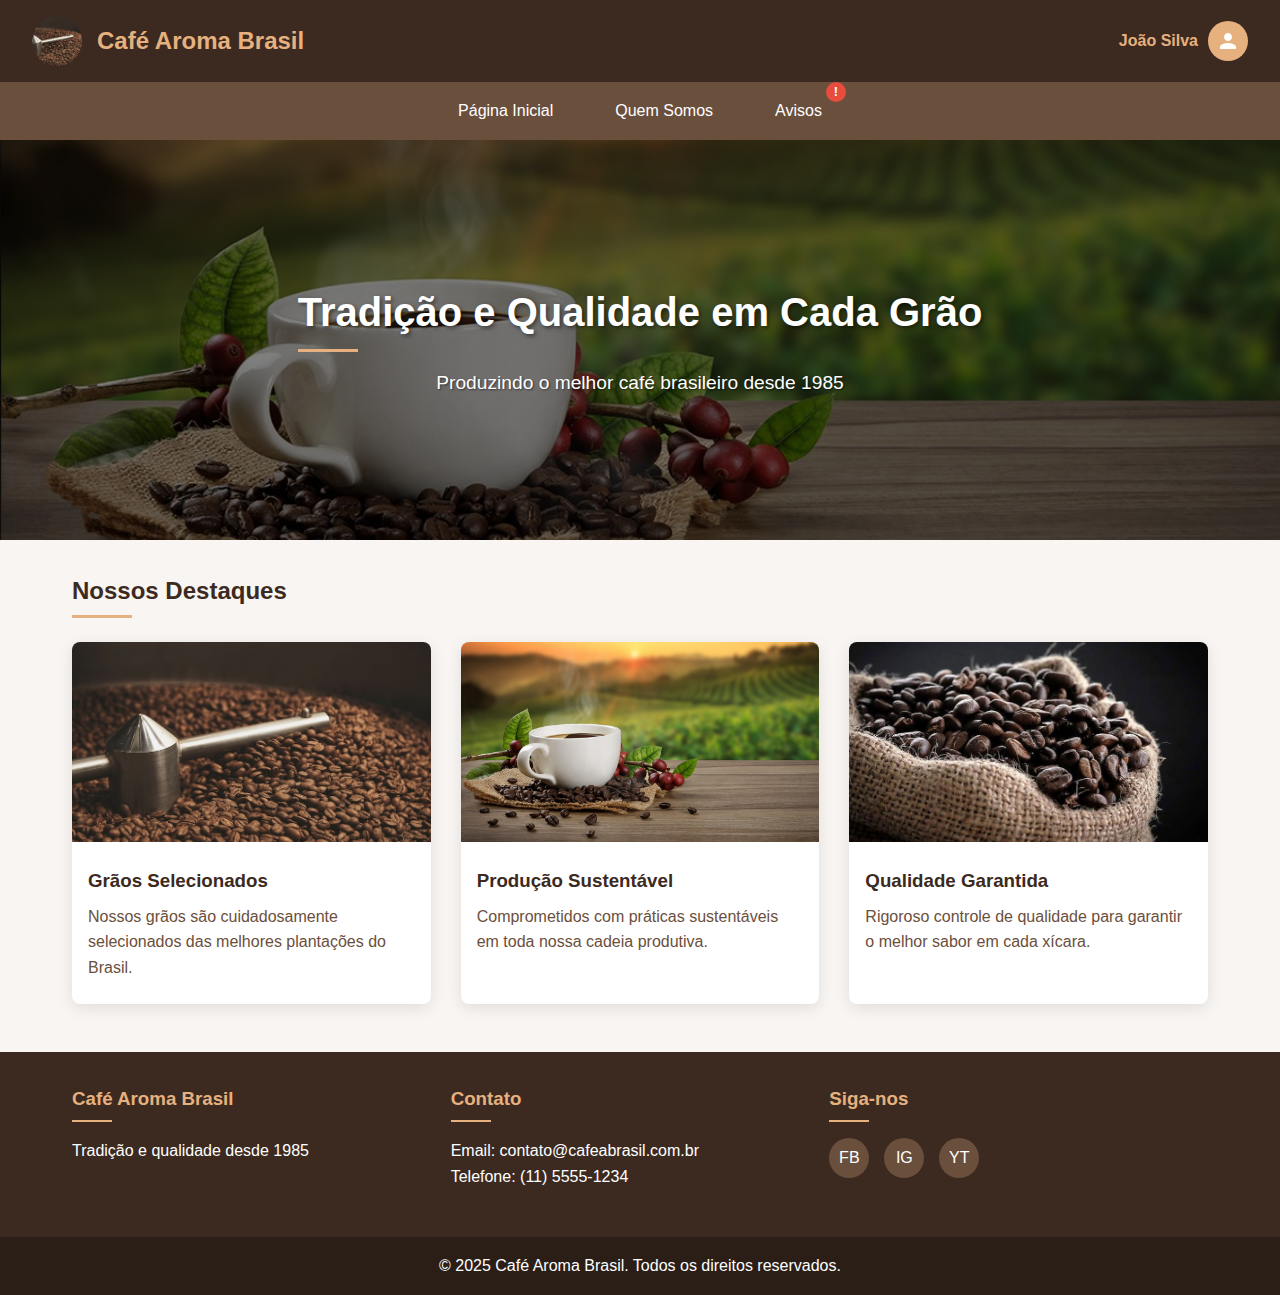
<file: index.html>
<!DOCTYPE html>
<html lang="pt-BR">
<head>
    <meta charset="UTF-8">
    <meta name="viewport" content="width=device-width, initial-scale=1.0">
    <title>Café Aroma Brasil - Página Inicial</title>
    <link rel="stylesheet" href="style.css">
</head>
<body>
    <header>
        <div class="logo">
            <img src="images/coffee-beans-1.jpg" alt="Café Aroma Brasil" class="logo-img">
            <h1>Café Aroma Brasil</h1>
        </div>
        <div class="user-info">
            <span id="user-name">Nome do Usuário</span>
            <div class="profile-icon"></div>
        </div>
    </header>

    <nav>
        <ul>
            <li><a href="index.html">Página Inicial</a></li>
            <li><a href="quem-somos.html">Quem Somos</a></li>
            <li><a href="#" id="avisos-link" class="avisos-btn">Avisos <span class="notification-badge" id="notification">!</span></a></li>
        </ul>
    </nav>

    <div class="hero">
        <div class="hero-content">
            <h2 class="titulo">Tradição e Qualidade em Cada Grão</h2>
            <p>Produzindo o melhor café brasileiro desde 1985</p>
        </div>
    </div>

    <main>
        <section class="featured">
            <h2>Nossos Destaques</h2>
            <div class="featured-items">
                <div class="featured-item">
                    <img src="images/coffee-beans-1.jpg" alt="Grãos de Café Premium">
                    <h3>Grãos Selecionados</h3>
                    <p>Nossos grãos são cuidadosamente selecionados das melhores plantações do Brasil.</p>
                </div>
                <div class="featured-item">
                    <img src="images/coffee-plantation.jpg" alt="Plantação de Café">
                    <h3>Produção Sustentável</h3>
                    <p>Comprometidos com práticas sustentáveis em toda nossa cadeia produtiva.</p>
                </div>
                <div class="featured-item">
                    <img src="images/coffee-bag.jpg" alt="Embalagem de Café">
                    <h3>Qualidade Garantida</h3>
                    <p>Rigoroso controle de qualidade para garantir o melhor sabor em cada xícara.</p>
                </div>
            </div>
        </section>
    </main>

    <div id="memorando-popup" class="popup-overlay" style="display: none;">
        <div class="popup-content">
            <span class="close-btn" id="close-popup">&times;</span>
            <h2>MEMORANDO Nº 015/2025</h2>
            <div class="containerDescricao">
                <p>Barra Bonita, 11 de Maio de 2025</p>
                <p>Aos supervisores de produção</p>
                <p>Assunto: Nova Safra Especial</p>
                <p>Temos o prazer de informar que a nova safra de café especial da região Sul de Minas acaba de chegar à nossa fábrica. Esta é considerada uma das melhores colheitas dos últimos 5 anos, com notas sensoriais excepcionais.</p>
                <p>Solicitamos a todos os supervisores de produção que participem da sessão de degustação que será realizada na próxima quinta-feira, dia 12/06, às 10h, no laboratório de qualidade.</p>
                <p>Esta safra será utilizada para o lançamento da nossa nova linha premium "Aroma Reserva Especial", prevista para o próximo mês.</p>
                <p>Contamos com a presença de todos para garantirmos o padrão de excelência que é marca registrada da Café Aroma Brasil.</p>
                <p>Atenciosamente,</p>
                <p>Diretoria de Produção</p>
            </div>
        </div>
    </div>

    <footer>
        <div class="footer-content">
            <div class="footer-section">
                <h3>Café Aroma Brasil</h3>
                <p>Tradição e qualidade desde 1985</p>
            </div>
            <div class="footer-section">
                <h3>Contato</h3>
                <p>Email: contato@cafeabrasil.com.br</p>
                <p>Telefone: (11) 5555-1234</p>
            </div>
            <div class="footer-section">
                <h3>Siga-nos</h3>
                <div class="social-icons">
                    <a href="#" class="social-icon">FB</a>
                    <a href="#" class="social-icon">IG</a>
                    <a href="#" class="social-icon">YT</a>
                </div>
            </div>
        </div>
        <div class="footer-bottom">
            <p>&copy; 2025 Café Aroma Brasil. Todos os direitos reservados.</p>
        </div>
    </footer>

    <script src="script.js"></script>
</body>
</html>
</file>
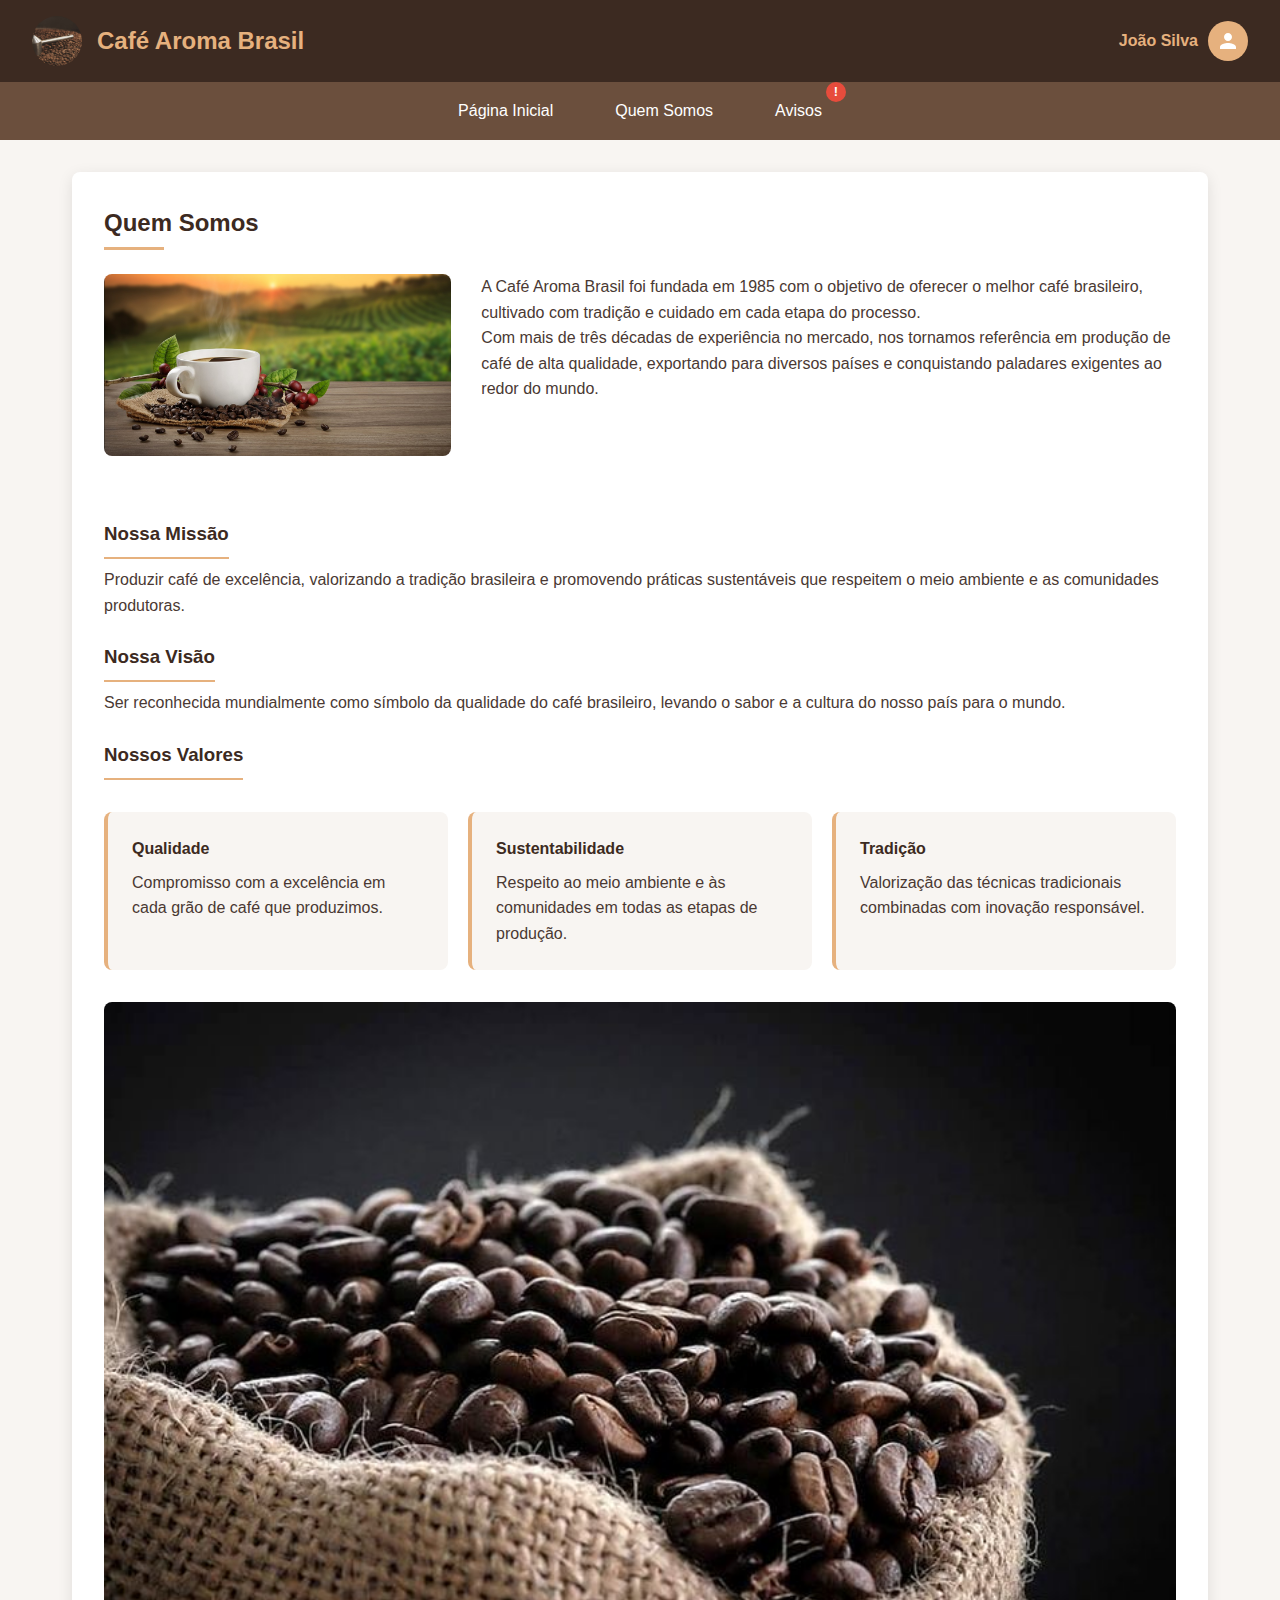
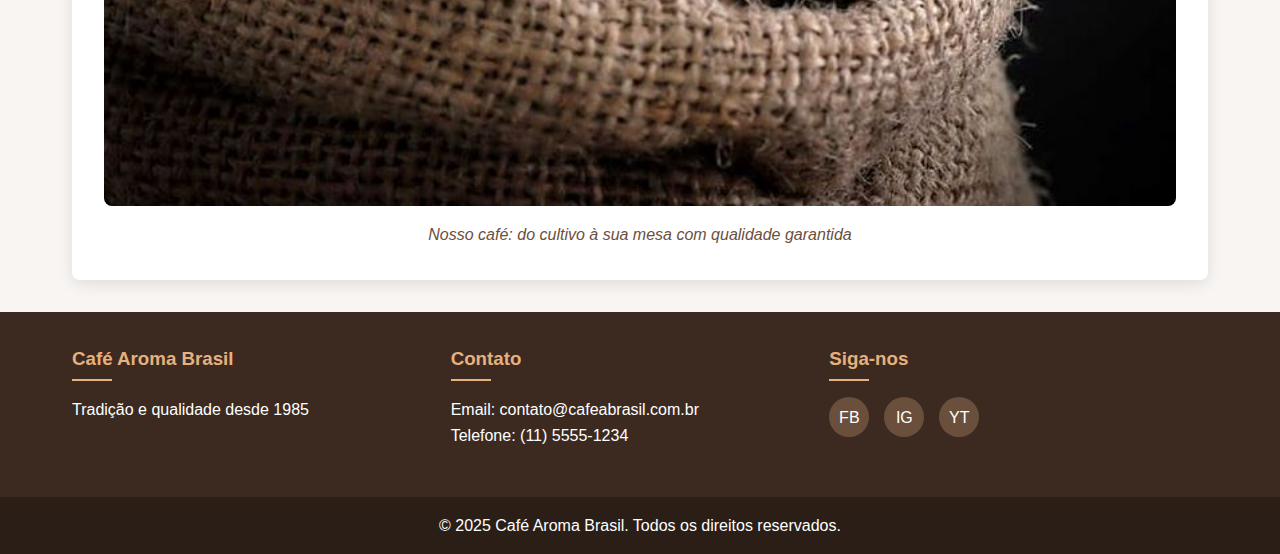
<file: quem-somos.html>
<!DOCTYPE html>
<html lang="pt-BR">
<head>
    <meta charset="UTF-8">
    <meta name="viewport" content="width=device-width, initial-scale=1.0">
    <title>Quem Somos - Café Aroma Brasil</title>
    <link rel="stylesheet" href="style.css">
</head>
<body>
    <header>
        <div class="logo">
            <img src="images/coffee-beans-1.jpg" alt="Café Aroma Brasil" class="logo-img">
            <h1>Café Aroma Brasil</h1>
        </div>
        <div class="user-info">
            <span id="user-name">Nome do Usuário</span>
            <div class="profile-icon"></div>
        </div>
    </header>

    <nav>
        <ul>
            <li><a href="index.html">Página Inicial</a></li>
            <li><a href="quem-somos.html">Quem Somos</a></li>
            <li><a href="#" id="avisos-link" class="avisos-btn">Avisos <span class="notification-badge" id="notification">!</span></a></li>
        </ul>
    </nav>

    <main>
        <div class="about-section">
            <h2>Quem Somos</h2>
            
            <div class="about-content">
                <div class="about-image">
                    <img src="images/coffee-plantation.jpg" alt="Plantação de Café Aroma Brasil">
                </div>
                <div class="about-text">
                    <p>A Café Aroma Brasil foi fundada em 1985 com o objetivo de oferecer o melhor café brasileiro, cultivado com tradição e cuidado em cada etapa do processo.</p>
                    
                    <p>Com mais de três décadas de experiência no mercado, nos tornamos referência em produção de café de alta qualidade, exportando para diversos países e conquistando paladares exigentes ao redor do mundo.</p>
                </div>
            </div>
            
            <h3>Nossa Missão</h3>
            <p>Produzir café de excelência, valorizando a tradição brasileira e promovendo práticas sustentáveis que respeitem o meio ambiente e as comunidades produtoras.</p>
            
            <h3>Nossa Visão</h3>
            <p>Ser reconhecida mundialmente como símbolo da qualidade do café brasileiro, levando o sabor e a cultura do nosso país para o mundo.</p>
            
            <h3>Nossos Valores</h3>
            <div class="company-values">
                <div class="value-card">
                    <h4>Qualidade</h4>
                    <p>Compromisso com a excelência em cada grão de café que produzimos.</p>
                </div>
                
                <div class="value-card">
                    <h4>Sustentabilidade</h4>
                    <p>Respeito ao meio ambiente e às comunidades em todas as etapas de produção.</p>
                </div>
                
                <div class="value-card">
                    <h4>Tradição</h4>
                    <p>Valorização das técnicas tradicionais combinadas com inovação responsável.</p>
                </div>
            </div>
            
            <div class="about-image-full">
                <img src="images/coffee-bag.jpg" alt="Café Aroma Brasil - Produto Final">
                <p class="image-caption">Nosso café: do cultivo à sua mesa com qualidade garantida</p>
            </div>
        </div>
    </main>

    <div id="memorando-popup" class="popup-overlay" style="display: none;">
        <div class="popup-content">
            <span class="close-btn" id="close-popup">&times;</span>
            <h2>Memorando - Nova Safra Especial</h2>
            <p>Prezados colaboradores,</p>
            <p>Temos o prazer de informar que a nova safra de café especial da região Sul de Minas acaba de chegar à nossa fábrica. Esta é considerada uma das melhores colheitas dos últimos 5 anos, com notas sensoriais excepcionais.</p>
            <p>Solicitamos a todos os supervisores de produção que participem da sessão de degustação que será realizada na próxima quinta-feira, dia 12/06, às 10h, no laboratório de qualidade.</p>
            <p>Esta safra será utilizada para o lançamento da nossa nova linha premium "Aroma Reserva Especial", prevista para o próximo mês.</p>
            <p>Contamos com a presença de todos para garantirmos o padrão de excelência que é marca registrada da Café Aroma Brasil.</p>
            <p>Atenciosamente,</p>
            <p>Diretoria de Produção</p>
        </div>
    </div>

    <footer>
        <div class="footer-content">
            <div class="footer-section">
                <h3>Café Aroma Brasil</h3>
                <p>Tradição e qualidade desde 1985</p>
            </div>
            <div class="footer-section">
                <h3>Contato</h3>
                <p>Email: contato@cafeabrasil.com.br</p>
                <p>Telefone: (11) 5555-1234</p>
            </div>
            <div class="footer-section">
                <h3>Siga-nos</h3>
                <div class="social-icons">
                    <a href="#" class="social-icon">FB</a>
                    <a href="#" class="social-icon">IG</a>
                    <a href="#" class="social-icon">YT</a>
                </div>
            </div>
        </div>
        <div class="footer-bottom">
            <p>&copy; 2025 Café Aroma Brasil. Todos os direitos reservados.</p>
        </div>
    </footer>

    <script src="script.js"></script>
</body>
</html>
</file>
<file: style.css>
/* Estilos gerais */
* {
    margin: 0;
    padding: 0;
    box-sizing: border-box;
    font-family: 'Montserrat', 'Arial', sans-serif;
}

body {
    background-color: #f8f5f2;
    color: #4a3933;
    line-height: 1.6;
}

/* Cabeçalho */
header {
    background-color: #3c2a21;
    color: white;
    padding: 1rem 2rem;
    display: flex;
    justify-content: space-between;
    align-items: center;
    box-shadow: 0 2px 10px rgba(190, 190, 190, 0.2);
}

.logo {
    display: flex;
    align-items: center;
    gap: 15px;
}

.logo h1 {
    font-size: 1.5rem;
    font-weight: 700;
    color: #e6b17e;
}

.logo-img {
    width: 50px;
    height: 50px;
    border-radius: 50%;
    object-fit: cover;
}

.user-info {
    display: flex;
    align-items: center;
    gap: 10px;
}

#user-name {
    font-weight: bold;
    color: #e6b17e;
}

.profile-icon {
    width: 40px;
    height: 40px;
    border-radius: 50%;
    background-color: #e6b17e;
    background-image: url('data:image/svg+xml;utf8,<svg xmlns="http://www.w3.org/2000/svg" viewBox="0 0 24 24" fill="white"><path d="M12 12c2.21 0 4-1.79 4-4s-1.79-4-4-4-4 1.79-4 4 1.79 4 4 4zm0 2c-2.67 0-8 1.34-8 4v2h16v-2c0-2.66-5.33-4-8-4z"/></svg>');
    background-size: 60%;
    background-position: center;
    background-repeat: no-repeat;
}

/* Navegação */
nav {
    background-color: #6b4f3d;
    padding: 0.5rem 2rem;
    position: sticky;
    top: 0;
    z-index: 100;
}

nav ul {
    display: flex;
    list-style: none;
    justify-content: center;
}

nav ul li {
    margin: 0 15px;
}

nav ul li a {
    color: white;
    text-decoration: none;
    padding: 0.5rem 1rem;
    transition: all 0.3s ease;
    border-radius: 4px;
    display: inline-block;
}

nav ul li a:hover {
    background-color: #8a6e5a;
}

/* Animação de piscar para o botão Avisos */
@keyframes blink {
    0% { background-color: #e74c3c; color: white; }
    50% { background-color: #c0392b; color: #f8f5f2; }
    100% { background-color: #e74c3c; color: white; }
}

.avisos-btn {
    position: relative;
}

.blinking {
    animation: blink 1s infinite;
}

/* Hero section */
.hero {
    background-image: linear-gradient(rgba(0, 0, 0, 0.5), rgba(0, 0, 0, 0.5)), url('images/coffee-plantation.jpg');
    background-size: cover;
    background-position: center;
    height: 400px;
    display: flex;
    align-items: center;
    justify-content: center;
    text-align: center;
    color: white;
}

.hero-content {
    max-width: 800px;
    padding: 2rem;
}

.hero-content h2 {
    font-size: 2.5rem;
    margin-bottom: 1rem;
    text-shadow: 2px 2px 4px rgba(0, 0, 0, 0.5);
}

.hero-content p {
    font-size: 1.2rem;
    text-shadow: 1px 1px 2px rgba(0, 0, 0, 0.5);
}

/* Conteúdo principal */
main {
    max-width: 1200px;
    margin: 2rem auto;
    padding: 0 2rem;
}

section {
    margin-bottom: 3rem;
}

h2 {
    color: #3c2a21;
    margin-bottom: 1.5rem;
    position: relative;
    padding-bottom: 0.5rem;
}

.hero-content .titulo {
    color: #ffffff;
}

.containerDescricao{
    gap: 15px;
    display: flex;
    flex-direction: column;
}

h2:after {
    content: '';
    position: absolute;
    bottom: 0;
    left: 0;
    width: 60px;
    height: 3px;
    background-color: #e6b17e;
}

/* Seção de destaques */
.featured-items {
    display: flex;
    flex-wrap: wrap;
    gap: 30px;
    justify-content: space-between;
}

.featured-item {
    flex: 1;
    min-width: 300px;
    background-color: white;
    border-radius: 8px;
    overflow: hidden;
    box-shadow: 0 4px 15px rgba(0, 0, 0, 0.1);
    transition: transform 0.3s ease;
}

.featured-item:hover {
    transform: translateY(-5px);
}

.featured-item img {
    width: 100%;
    height: 200px;
    object-fit: cover;
}

.featured-item h3 {
    padding: 1rem 1rem 0.5rem;
    color: #3c2a21;
}

.featured-item p {
    padding: 0 1rem 1.5rem;
    color: #6b4f3d;
}

/* Notificação */
.notification-badge {
    position: absolute;
    top: -8px;
    right: -8px;
    background-color: #e74c3c;
    color: white;
    width: 20px;
    height: 20px;
    border-radius: 50%;
    display: flex;
    align-items: center;
    justify-content: center;
    font-size: 0.8rem;
    font-weight: bold;
}

/* Pop-up de Memorando */
.popup-overlay {
    position: fixed;
    top: 0;
    left: 0;
    width: 100%;
    height: 100%;
    background-color: rgba(0, 0, 0, 0.7);
    display: flex;
    justify-content: center;
    align-items: center;
    z-index: 1000;
}

.popup-content {
    background-color: white;
    padding: 2rem;
    border-radius: 8px;
    width: 80%;
    max-width: 600px;
    position: relative;
    box-shadow: 0 5px 25px rgba(0, 0, 0, 0.3);
}

.close-btn {
    position: absolute;
    top: 10px;
    right: 15px;
    font-size: 1.5rem;
    cursor: pointer;
    color: #7f8c8d;
    transition: color 0.3s ease;
}

.close-btn:hover {
    color: #e74c3c;
}

/* Página Quem Somos */
.about-section {
    background-color: white;
    padding: 2rem;
    border-radius: 8px;
    box-shadow: 0 4px 15px rgba(0, 0, 0, 0.1);
}

.about-content {
    display: flex;
    flex-wrap: wrap;
    gap: 30px;
    margin-bottom: 2rem;
}

.about-image {
    flex: 1;
    min-width: 300px;
}

.about-image img {
    width: 100%;
    height: auto;
    border-radius: 8px;
}

.about-text {
    flex: 2;
    min-width: 300px;
}

.about-section h3 {
    color: #3c2a21;
    margin: 1.5rem 0 0.5rem;
    border-bottom: 2px solid #e6b17e;
    padding-bottom: 0.5rem;
    display: inline-block;
}

.company-values {
    display: flex;
    flex-wrap: wrap;
    gap: 20px;
    margin-top: 1.5rem;
}

.value-card {
    flex: 1;
    min-width: 250px;
    background-color: #f8f5f2;
    padding: 1.5rem;
    border-radius: 8px;
    border-left: 4px solid #e6b17e;
    transition: transform 0.3s ease;
}

.value-card:hover {
    transform: translateY(-5px);
}

.value-card h4 {
    color: #3c2a21;
    margin-bottom: 0.5rem;
}

.about-image-full {
    margin-top: 2rem;
}

.about-image-full img {
    width: 100%;
    height: auto;
    border-radius: 8px;
}

.image-caption {
    text-align: center;
    font-style: italic;
    margin-top: 0.5rem;
    color: #6b4f3d;
}

/* Footer */
footer {
    background-color: #3c2a21;
    color: white;
    padding: 2rem 0 0;
}

.footer-content {
    max-width: 1200px;
    margin: 0 auto;
    display: flex;
    flex-wrap: wrap;
    justify-content: space-between;
    padding: 0 2rem;
}

.footer-section {
    flex: 1;
    min-width: 250px;
    margin-bottom: 2rem;
}

.footer-section h3 {
    color: #e6b17e;
    margin-bottom: 1rem;
    position: relative;
    padding-bottom: 0.5rem;
}

.footer-section h3:after {
    content: '';
    position: absolute;
    bottom: 0;
    left: 0;
    width: 40px;
    height: 2px;
    background-color: #e6b17e;
}

.social-icons {
    display: flex;
    gap: 15px;
    margin-top: 1rem;
}

.social-icon {
    display: flex;
    align-items: center;
    justify-content: center;
    width: 40px;
    height: 40px;
    background-color: #6b4f3d;
    color: white;
    border-radius: 50%;
    text-decoration: none;
    transition: background-color 0.3s ease;
}

.social-icon:hover {
    background-color: #e6b17e;
}

.footer-bottom {
    background-color: #2a1e17;
    text-align: center;
    padding: 1rem 0;
    margin-top: 1rem;
}

/* Responsividade */
@media (max-width: 768px) {
    header {
        flex-direction: column;
        padding: 1rem;
    }
    
    .logo {
        margin-bottom: 1rem;
    }
    
    nav ul {
        flex-direction: column;
        align-items: center;
    }
    
    nav ul li {
        margin: 0.5rem 0;
    }
    
    .hero {
        height: 300px;
    }
    
    .hero-content h2 {
        font-size: 2rem;
    }
    
    .featured-item {
        min-width: 100%;
    }
    
    .about-content {
        flex-direction: column;
    }
    
    .footer-section {
        min-width: 100%;
    }
}
</file>
